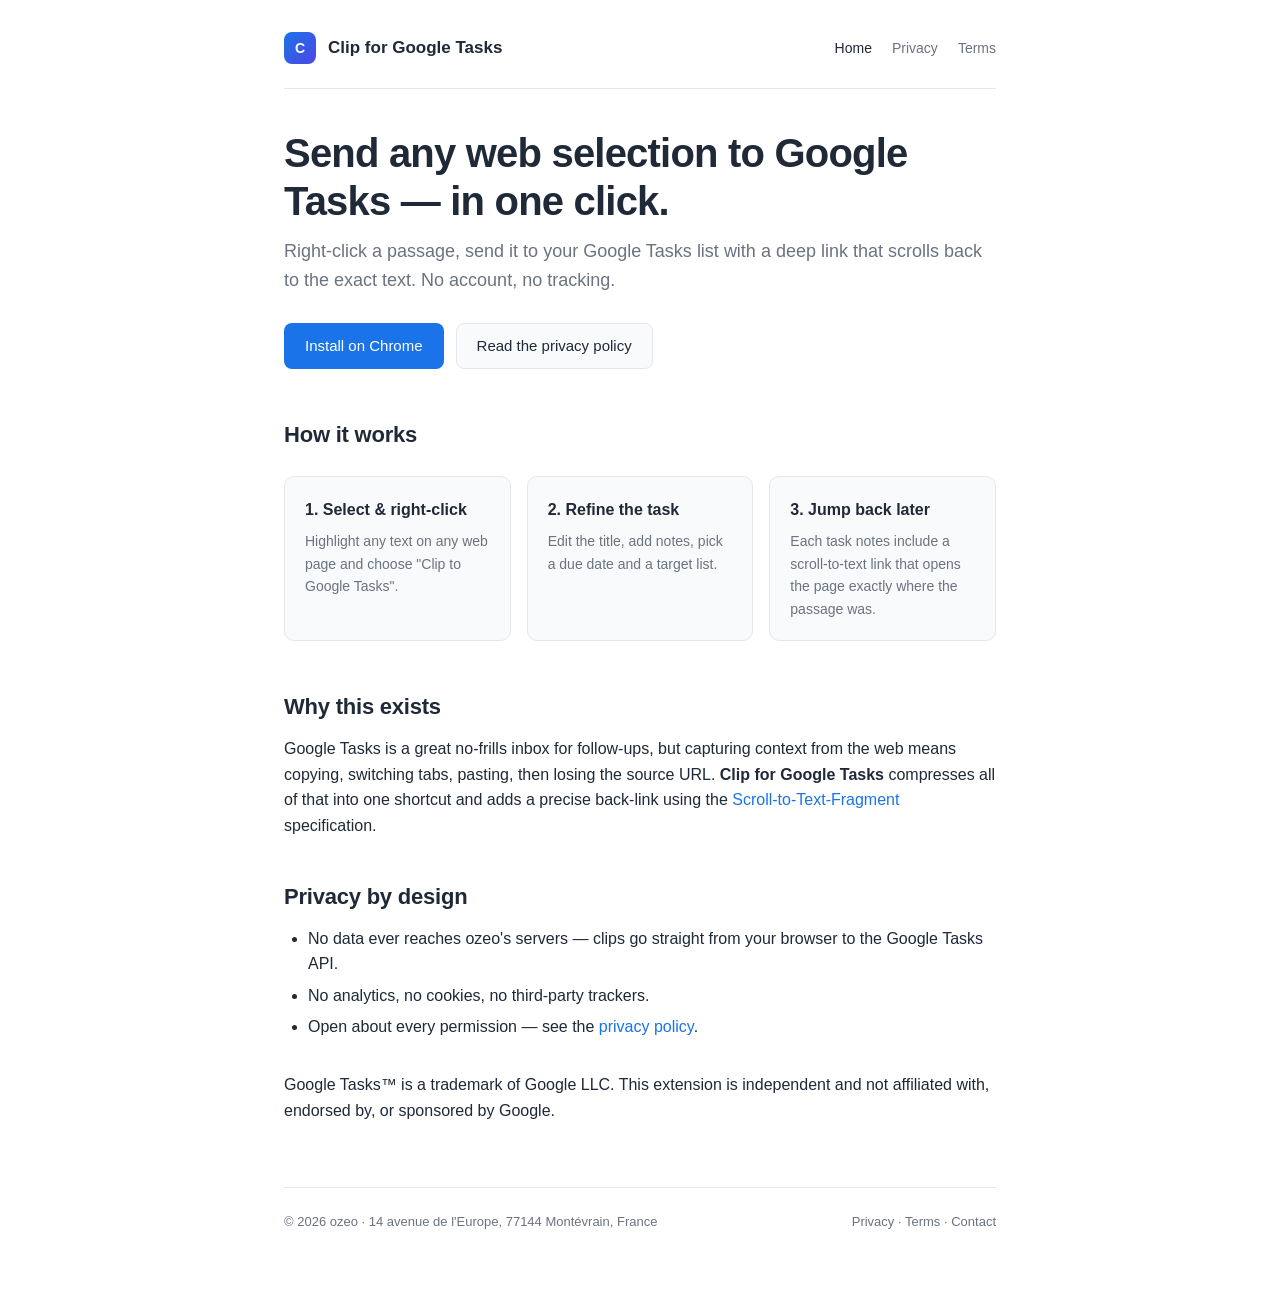
<file: index.html>
<!doctype html>
<html lang="en">
  <head>
    <meta charset="utf-8" />
    <meta name="viewport" content="width=device-width, initial-scale=1" />
    <title>Clip for Google Tasks — Chrome Extension</title>
    <meta
      name="description"
      content="Clip any selected text from a web page into Google Tasks as a task with a scroll-to-text deep link back to the original passage."
    />
    <link rel="stylesheet" href="style.css" />
  </head>
  <body>
    <div class="container">
      <header class="site-header">
        <a class="brand" href="./">
          <span class="brand-mark">C</span>
          <span>Clip for Google Tasks</span>
        </a>
        <nav class="site-nav">
          <a href="./" class="active">Home</a>
          <a href="privacy.html">Privacy</a>
          <a href="terms.html">Terms</a>
        </nav>
      </header>

      <section class="hero">
        <h1>Send any web selection to Google Tasks — in one click.</h1>
        <p class="tagline">
          Right-click a passage, send it to your Google Tasks list with a deep link that
          scrolls back to the exact text. No account, no tracking.
        </p>
        <div class="cta-row">
          <a
            class="btn btn-primary"
            href="https://chrome.google.com/webstore/detail/degphhgfejdpnopanlckhfgfppjpikmm"
            >Install on Chrome</a
          >
          <a class="btn btn-secondary" href="privacy.html">Read the privacy policy</a>
        </div>
      </section>

      <h2>How it works</h2>
      <div class="features">
        <div class="feature">
          <h3>1. Select &amp; right-click</h3>
          <p>Highlight any text on any web page and choose "Clip to Google Tasks".</p>
        </div>
        <div class="feature">
          <h3>2. Refine the task</h3>
          <p>Edit the title, add notes, pick a due date and a target list.</p>
        </div>
        <div class="feature">
          <h3>3. Jump back later</h3>
          <p>
            Each task notes include a scroll-to-text link that opens the page exactly
            where the passage was.
          </p>
        </div>
      </div>

      <h2>Why this exists</h2>
      <p>
        Google Tasks is a great no-frills inbox for follow-ups, but capturing context from
        the web means copying, switching tabs, pasting, then losing the source URL.
        <strong>Clip for Google Tasks</strong> compresses all of that into one shortcut and
        adds a precise back-link using the
        <a href="https://wicg.github.io/scroll-to-text-fragment/"
          >Scroll-to-Text-Fragment</a
        >
        specification.
      </p>

      <h2>Privacy by design</h2>
      <ul>
        <li>No data ever reaches ozeo's servers — clips go straight from your browser to the Google Tasks API.</li>
        <li>No analytics, no cookies, no third-party trackers.</li>
        <li>Open about every permission — see the <a href="privacy.html">privacy policy</a>.</li>
      </ul>

      <p style="margin-top: 32px">
        Google Tasks™ is a trademark of Google LLC. This extension is independent and not
        affiliated with, endorsed by, or sponsored by Google.
      </p>

      <footer class="site-footer">
        <div>© 2026 ozeo · 14 avenue de l'Europe, 77144 Montévrain, France</div>
        <div>
          <a href="privacy.html">Privacy</a> · <a href="terms.html">Terms</a> ·
          <a href="mailto:contact@ozeo.io">Contact</a>
        </div>
      </footer>
    </div>
  </body>
</html>
</file>
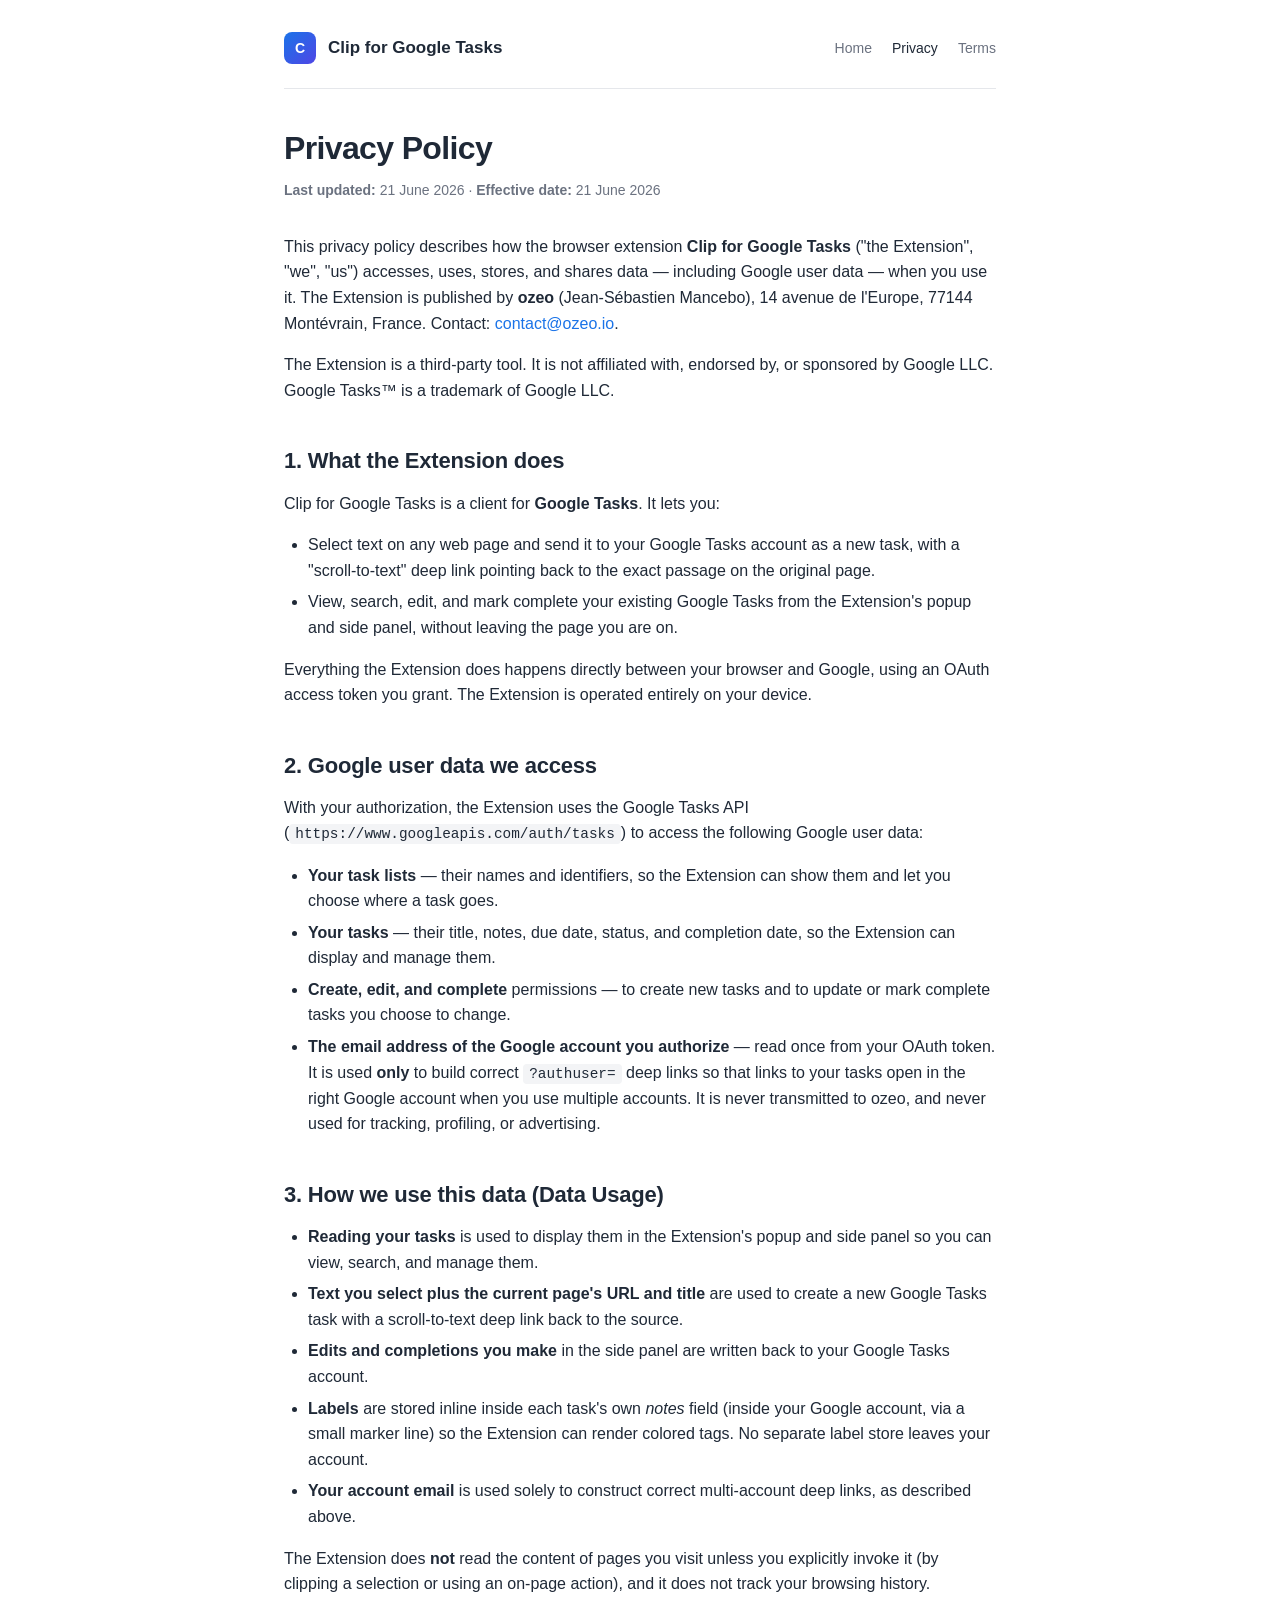
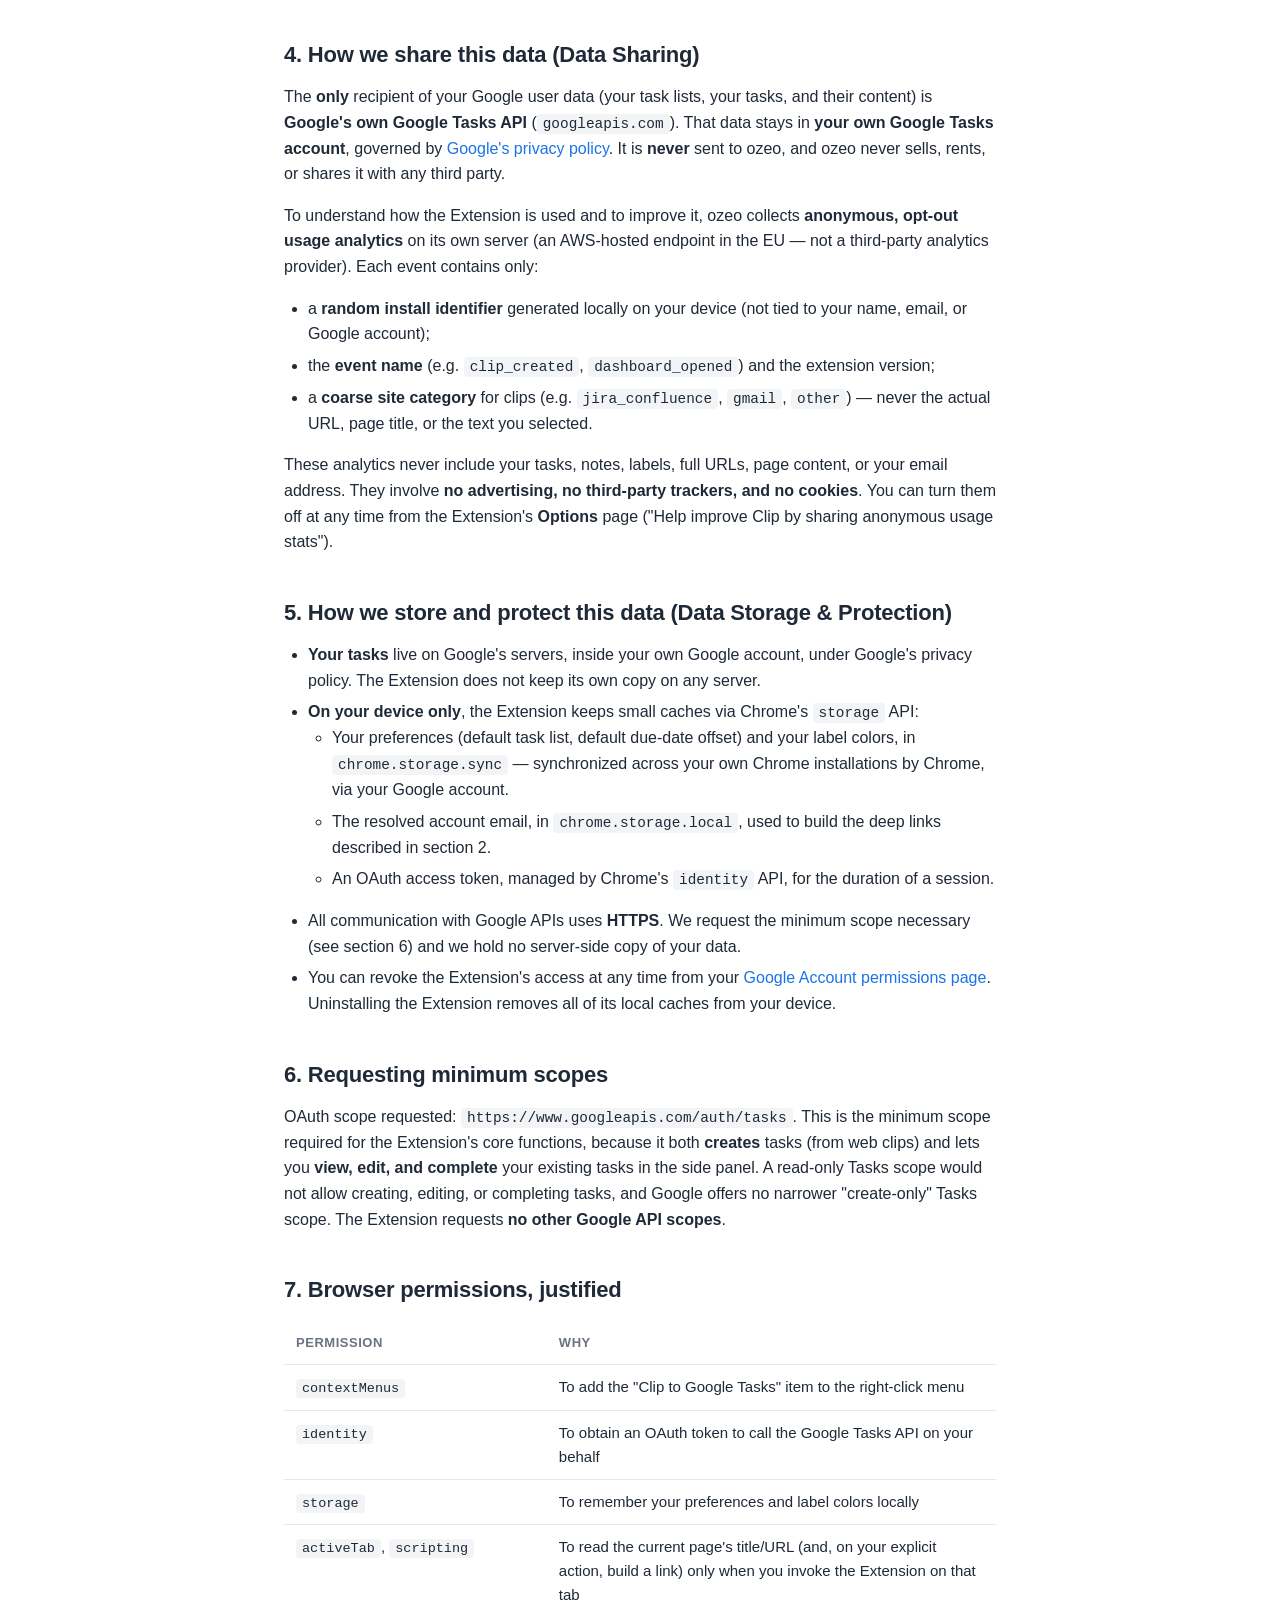
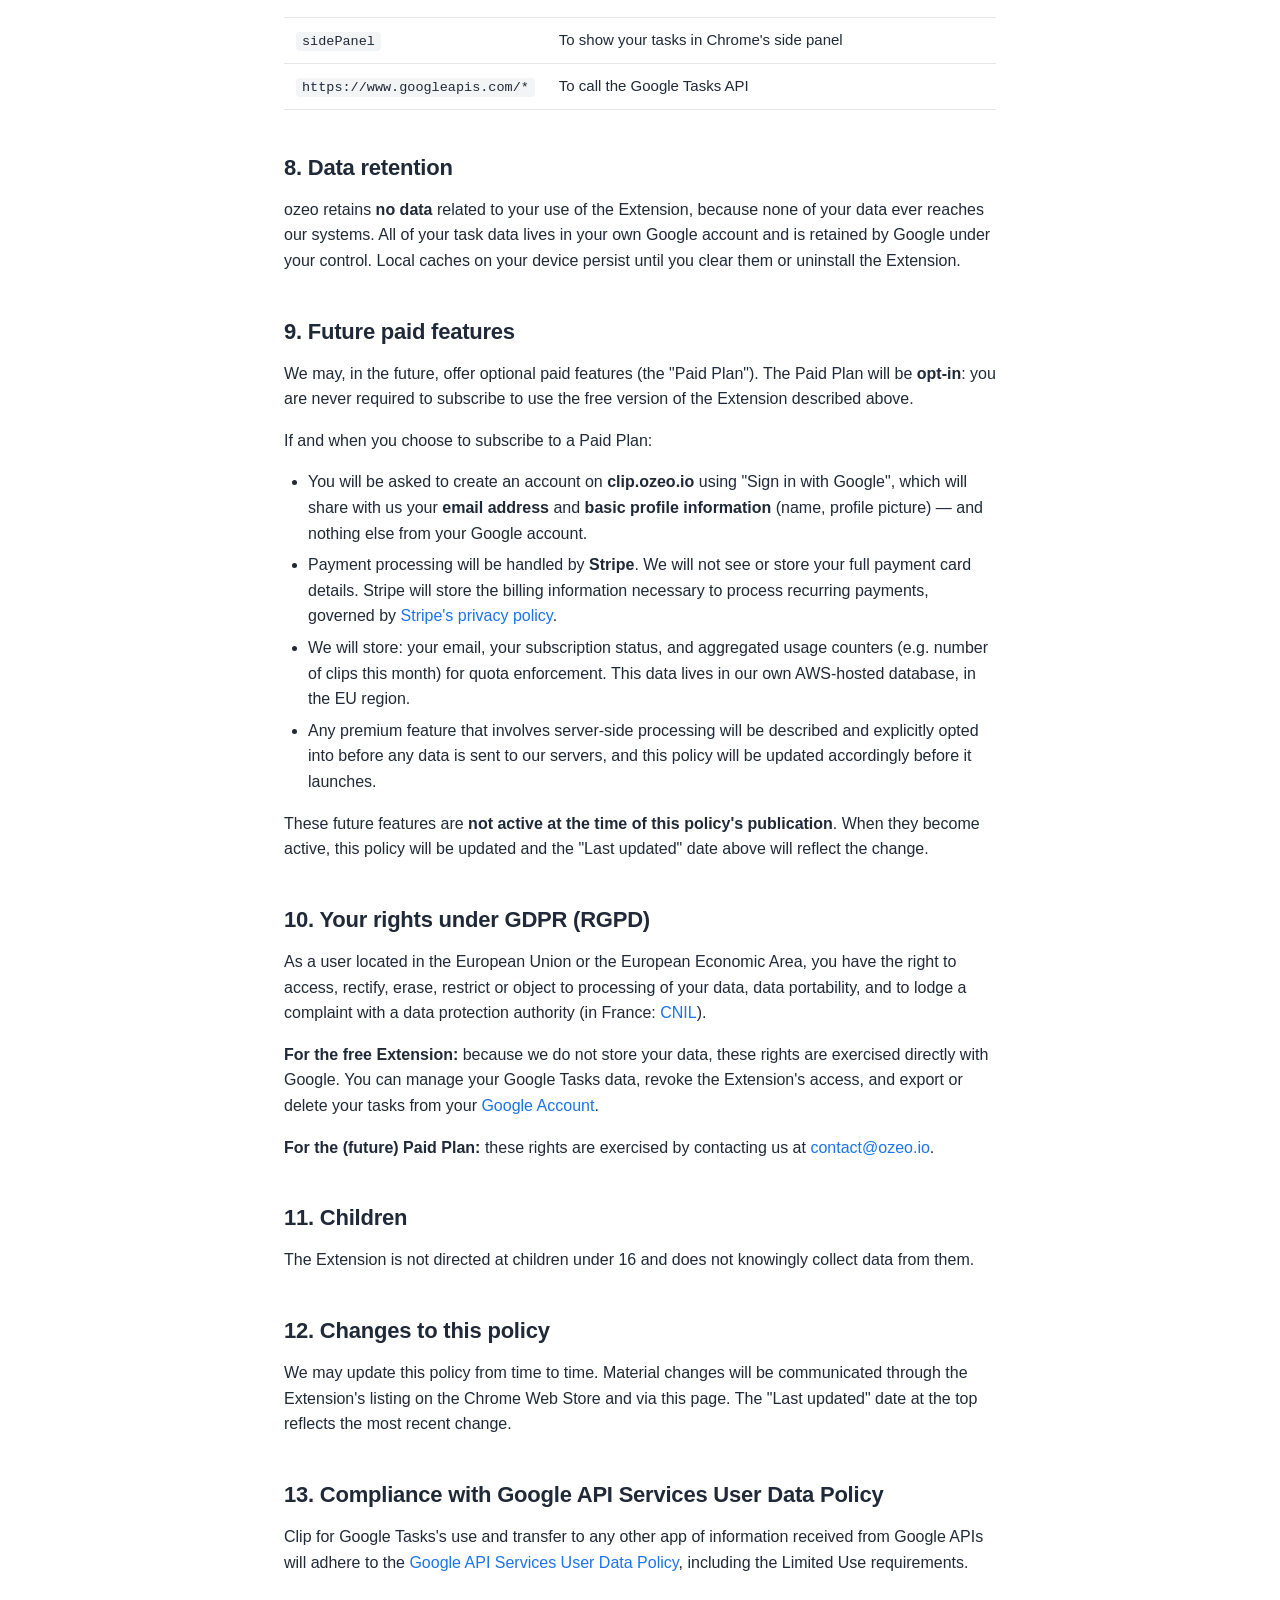
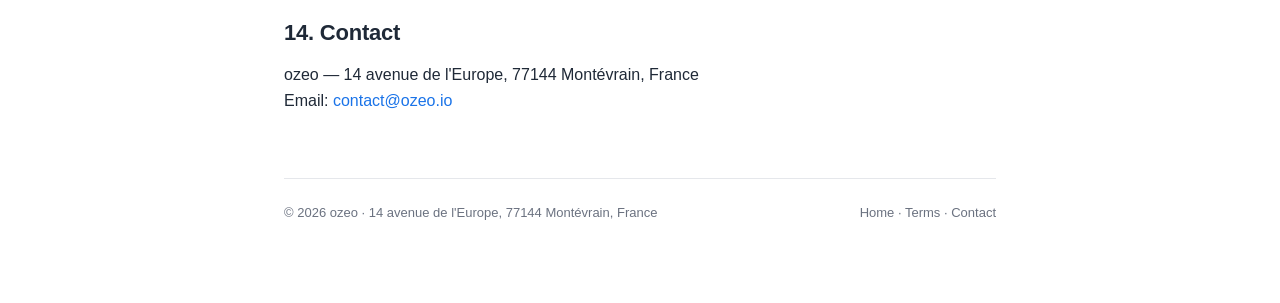
<file: privacy.html>
<!doctype html>
<html lang="en">
  <head>
    <meta charset="utf-8" />
    <meta name="viewport" content="width=device-width, initial-scale=1" />
    <title>Privacy Policy — Clip for Google Tasks</title>
    <meta
      name="description"
      content="How the Clip for Google Tasks Chrome extension accesses, uses, stores, and shares Google user data."
    />
    <link rel="stylesheet" href="style.css" />
  </head>
  <body>
    <div class="container">
      <header class="site-header">
        <a class="brand" href="./">
          <span class="brand-mark">C</span>
          <span>Clip for Google Tasks</span>
        </a>
        <nav class="site-nav">
          <a href="./">Home</a>
          <a href="privacy.html" class="active">Privacy</a>
          <a href="terms.html">Terms</a>
        </nav>
      </header>

      <h1>Privacy Policy</h1>
      <p class="meta">
        <strong>Last updated:</strong> 21 June 2026 · <strong>Effective date:</strong> 21 June 2026
      </p>

      <p>
        This privacy policy describes how the browser extension <strong>Clip for Google
        Tasks</strong> ("the Extension", "we", "us") accesses, uses, stores, and shares
        data — including Google user data — when you use it. The Extension is published by
        <strong>ozeo</strong> (Jean-Sébastien Mancebo), 14 avenue de l'Europe, 77144
        Montévrain, France. Contact:
        <a href="mailto:contact@ozeo.io">contact@ozeo.io</a>.
      </p>

      <p>
        The Extension is a third-party tool. It is not affiliated with, endorsed by, or
        sponsored by Google LLC. Google Tasks™ is a trademark of Google LLC.
      </p>

      <h2>1. What the Extension does</h2>
      <p>
        Clip for Google Tasks is a client for <strong>Google Tasks</strong>. It lets you:
      </p>
      <ul>
        <li>
          Select text on any web page and send it to your Google Tasks account as a new
          task, with a "scroll-to-text" deep link pointing back to the exact passage on
          the original page.
        </li>
        <li>
          View, search, edit, and mark complete your existing Google Tasks from the
          Extension's popup and side panel, without leaving the page you are on.
        </li>
      </ul>
      <p>
        Everything the Extension does happens directly between your browser and Google,
        using an OAuth access token you grant. The Extension is operated entirely on your
        device.
      </p>

      <h2>2. Google user data we access</h2>
      <p>
        With your authorization, the Extension uses the Google Tasks API
        (<code>https://www.googleapis.com/auth/tasks</code>) to access the following
        Google user data:
      </p>
      <ul>
        <li>
          <strong>Your task lists</strong> — their names and identifiers, so the Extension
          can show them and let you choose where a task goes.
        </li>
        <li>
          <strong>Your tasks</strong> — their title, notes, due date, status, and
          completion date, so the Extension can display and manage them.
        </li>
        <li>
          <strong>Create, edit, and complete</strong> permissions — to create new tasks
          and to update or mark complete tasks you choose to change.
        </li>
        <li>
          <strong>The email address of the Google account you authorize</strong> — read
          once from your OAuth token. It is used <strong>only</strong> to build correct
          <code>?authuser=</code> deep links so that links to your tasks open in the right
          Google account when you use multiple accounts. It is never transmitted to ozeo,
          and never used for tracking, profiling, or advertising.
        </li>
      </ul>

      <h2>3. How we use this data (Data Usage)</h2>
      <ul>
        <li>
          <strong>Reading your tasks</strong> is used to display them in the Extension's
          popup and side panel so you can view, search, and manage them.
        </li>
        <li>
          <strong>Text you select plus the current page's URL and title</strong> are used
          to create a new Google Tasks task with a scroll-to-text deep link back to the
          source.
        </li>
        <li>
          <strong>Edits and completions you make</strong> in the side panel are written
          back to your Google Tasks account.
        </li>
        <li>
          <strong>Labels</strong> are stored inline inside each task's own
          <em>notes</em> field (inside your Google account, via a small marker line) so the
          Extension can render colored tags. No separate label store leaves your account.
        </li>
        <li>
          <strong>Your account email</strong> is used solely to construct correct
          multi-account deep links, as described above.
        </li>
      </ul>
      <p>
        The Extension does <strong>not</strong> read the content of pages you visit unless
        you explicitly invoke it (by clipping a selection or using an on-page action), and
        it does not track your browsing history.
      </p>

      <h2>4. How we share this data (Data Sharing)</h2>
      <p>
        The <strong>only</strong> recipient of your Google user data (your task lists,
        your tasks, and their content) is <strong>Google's own Google Tasks API</strong>
        (<code>googleapis.com</code>). That data stays in <strong>your own Google Tasks
        account</strong>, governed by
        <a href="https://policies.google.com/privacy">Google's privacy policy</a>. It is
        <strong>never</strong> sent to ozeo, and ozeo never sells, rents, or shares it
        with any third party.
      </p>
      <p>
        To understand how the Extension is used and to improve it, ozeo collects
        <strong>anonymous, opt-out usage analytics</strong> on its own server (an
        AWS-hosted endpoint in the EU — not a third-party analytics provider). Each event
        contains only:
      </p>
      <ul>
        <li>
          a <strong>random install identifier</strong> generated locally on your device
          (not tied to your name, email, or Google account);
        </li>
        <li>
          the <strong>event name</strong> (e.g. <code>clip_created</code>,
          <code>dashboard_opened</code>) and the extension version;
        </li>
        <li>
          a <strong>coarse site category</strong> for clips (e.g.
          <code>jira_confluence</code>, <code>gmail</code>, <code>other</code>) — never the
          actual URL, page title, or the text you selected.
        </li>
      </ul>
      <p>
        These analytics never include your tasks, notes, labels, full URLs, page content,
        or your email address. They involve <strong>no advertising, no third-party
        trackers, and no cookies</strong>. You can turn them off at any time from the
        Extension's <strong>Options</strong> page ("Help improve Clip by sharing anonymous
        usage stats").
      </p>

      <h2>5. How we store and protect this data (Data Storage &amp; Protection)</h2>
      <ul>
        <li>
          <strong>Your tasks</strong> live on Google's servers, inside your own Google
          account, under Google's privacy policy. The Extension does not keep its own copy
          on any server.
        </li>
        <li>
          <strong>On your device only</strong>, the Extension keeps small caches via
          Chrome's <code>storage</code> API:
          <ul>
            <li>
              Your preferences (default task list, default due-date offset) and your label
              colors, in <code>chrome.storage.sync</code> — synchronized across your own
              Chrome installations by Chrome, via your Google account.
            </li>
            <li>
              The resolved account email, in <code>chrome.storage.local</code>, used to
              build the deep links described in section 2.
            </li>
            <li>
              An OAuth access token, managed by Chrome's <code>identity</code> API, for the
              duration of a session.
            </li>
          </ul>
        </li>
        <li>
          All communication with Google APIs uses <strong>HTTPS</strong>. We request the
          minimum scope necessary (see section 6) and we hold no server-side copy of your
          data.
        </li>
        <li>
          You can revoke the Extension's access at any time from your
          <a href="https://myaccount.google.com/permissions">Google Account permissions
          page</a>. Uninstalling the Extension removes all of its local caches from your
          device.
        </li>
      </ul>

      <h2>6. Requesting minimum scopes</h2>
      <p>
        OAuth scope requested: <code>https://www.googleapis.com/auth/tasks</code>. This is
        the minimum scope required for the Extension's core functions, because it both
        <strong>creates</strong> tasks (from web clips) and lets you <strong>view, edit,
        and complete</strong> your existing tasks in the side panel. A read-only Tasks
        scope would not allow creating, editing, or completing tasks, and Google offers no
        narrower "create-only" Tasks scope. The Extension requests <strong>no other Google
        API scopes</strong>.
      </p>

      <h2>7. Browser permissions, justified</h2>
      <table>
        <thead>
          <tr>
            <th>Permission</th>
            <th>Why</th>
          </tr>
        </thead>
        <tbody>
          <tr>
            <td><code>contextMenus</code></td>
            <td>To add the "Clip to Google Tasks" item to the right-click menu</td>
          </tr>
          <tr>
            <td><code>identity</code></td>
            <td>To obtain an OAuth token to call the Google Tasks API on your behalf</td>
          </tr>
          <tr>
            <td><code>storage</code></td>
            <td>To remember your preferences and label colors locally</td>
          </tr>
          <tr>
            <td><code>activeTab</code>, <code>scripting</code></td>
            <td>
              To read the current page's title/URL (and, on your explicit action, build a
              link) only when you invoke the Extension on that tab
            </td>
          </tr>
          <tr>
            <td><code>sidePanel</code></td>
            <td>To show your tasks in Chrome's side panel</td>
          </tr>
          <tr>
            <td><code>https://www.googleapis.com/*</code></td>
            <td>To call the Google Tasks API</td>
          </tr>
        </tbody>
      </table>

      <h2>8. Data retention</h2>
      <p>
        ozeo retains <strong>no data</strong> related to your use of the Extension, because
        none of your data ever reaches our systems. All of your task data lives in your own
        Google account and is retained by Google under your control. Local caches on your
        device persist until you clear them or uninstall the Extension.
      </p>

      <h2>9. Future paid features</h2>
      <p>
        We may, in the future, offer optional paid features (the "Paid Plan"). The Paid
        Plan will be <strong>opt-in</strong>: you are never required to subscribe to use
        the free version of the Extension described above.
      </p>
      <p>If and when you choose to subscribe to a Paid Plan:</p>
      <ul>
        <li>
          You will be asked to create an account on <strong>clip.ozeo.io</strong> using
          "Sign in with Google", which will share with us your <strong>email
          address</strong> and <strong>basic profile information</strong> (name, profile
          picture) — and nothing else from your Google account.
        </li>
        <li>
          Payment processing will be handled by <strong>Stripe</strong>. We will not see
          or store your full payment card details. Stripe will store the billing
          information necessary to process recurring payments, governed by
          <a href="https://stripe.com/privacy">Stripe's privacy policy</a>.
        </li>
        <li>
          We will store: your email, your subscription status, and aggregated usage
          counters (e.g. number of clips this month) for quota enforcement. This data
          lives in our own AWS-hosted database, in the EU region.
        </li>
        <li>
          Any premium feature that involves server-side processing will be described and
          explicitly opted into before any data is sent to our servers, and this policy
          will be updated accordingly before it launches.
        </li>
      </ul>
      <p>
        These future features are <strong>not active at the time of this policy's
        publication</strong>. When they become active, this policy will be updated and the
        "Last updated" date above will reflect the change.
      </p>

      <h2>10. Your rights under GDPR (RGPD)</h2>
      <p>
        As a user located in the European Union or the European Economic Area, you have the
        right to access, rectify, erase, restrict or object to processing of your data,
        data portability, and to lodge a complaint with a data protection authority (in
        France: <a href="https://www.cnil.fr">CNIL</a>).
      </p>
      <p>
        <strong>For the free Extension:</strong> because we do not store your data, these
        rights are exercised directly with Google. You can manage your Google Tasks data,
        revoke the Extension's access, and export or delete your tasks from your
        <a href="https://myaccount.google.com/">Google Account</a>.
      </p>
      <p>
        <strong>For the (future) Paid Plan:</strong> these rights are exercised by
        contacting us at <a href="mailto:contact@ozeo.io">contact@ozeo.io</a>.
      </p>

      <h2>11. Children</h2>
      <p>
        The Extension is not directed at children under 16 and does not knowingly collect
        data from them.
      </p>

      <h2>12. Changes to this policy</h2>
      <p>
        We may update this policy from time to time. Material changes will be communicated
        through the Extension's listing on the Chrome Web Store and via this page. The
        "Last updated" date at the top reflects the most recent change.
      </p>

      <h2>13. Compliance with Google API Services User Data Policy</h2>
      <p>
        Clip for Google Tasks's use and transfer to any other app of information received
        from Google APIs will adhere to the
        <a href="https://developers.google.com/terms/api-services-user-data-policy"
          >Google API Services User Data Policy</a
        >, including the Limited Use requirements.
      </p>

      <h2>14. Contact</h2>
      <p>
        ozeo — 14 avenue de l'Europe, 77144 Montévrain, France<br />
        Email: <a href="mailto:contact@ozeo.io">contact@ozeo.io</a>
      </p>

      <footer class="site-footer">
        <div>© 2026 ozeo · 14 avenue de l'Europe, 77144 Montévrain, France</div>
        <div>
          <a href="./">Home</a> · <a href="terms.html">Terms</a> ·
          <a href="mailto:contact@ozeo.io">Contact</a>
        </div>
      </footer>
    </div>
  </body>
</html>
</file>
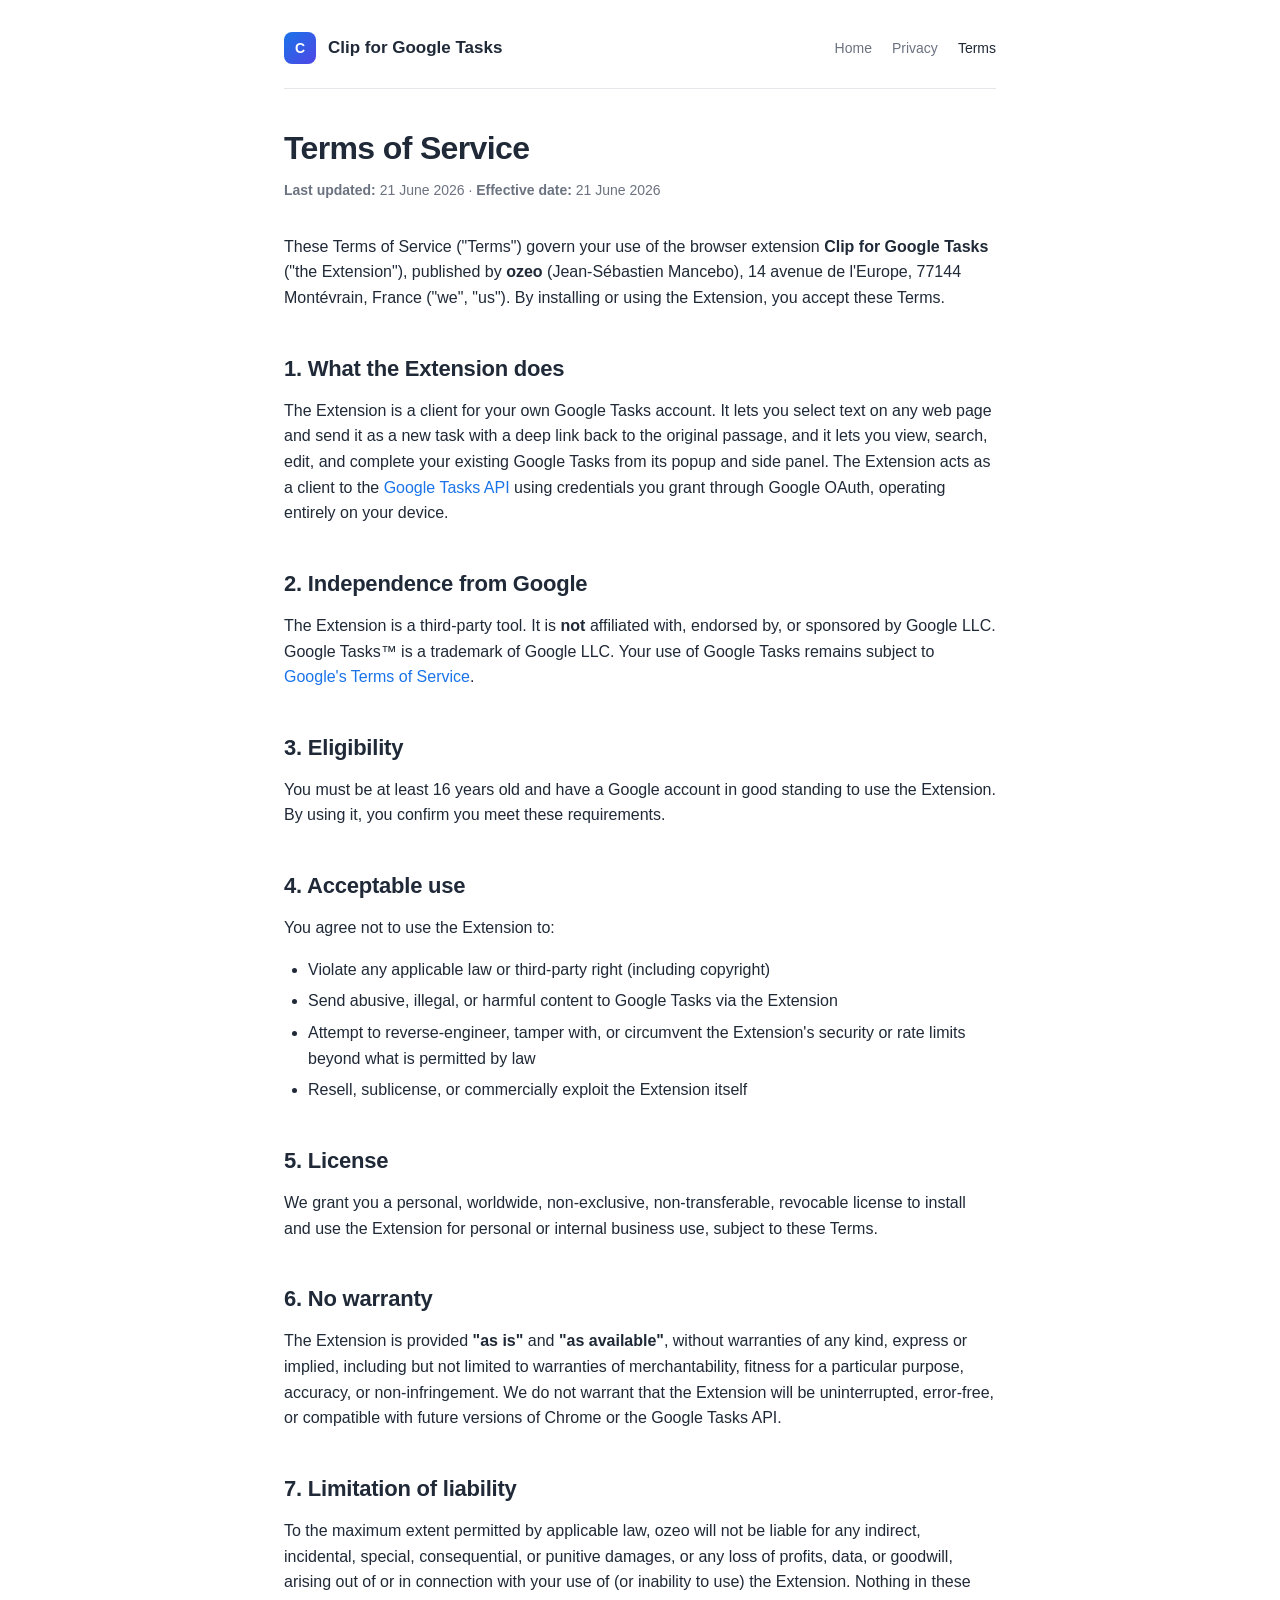
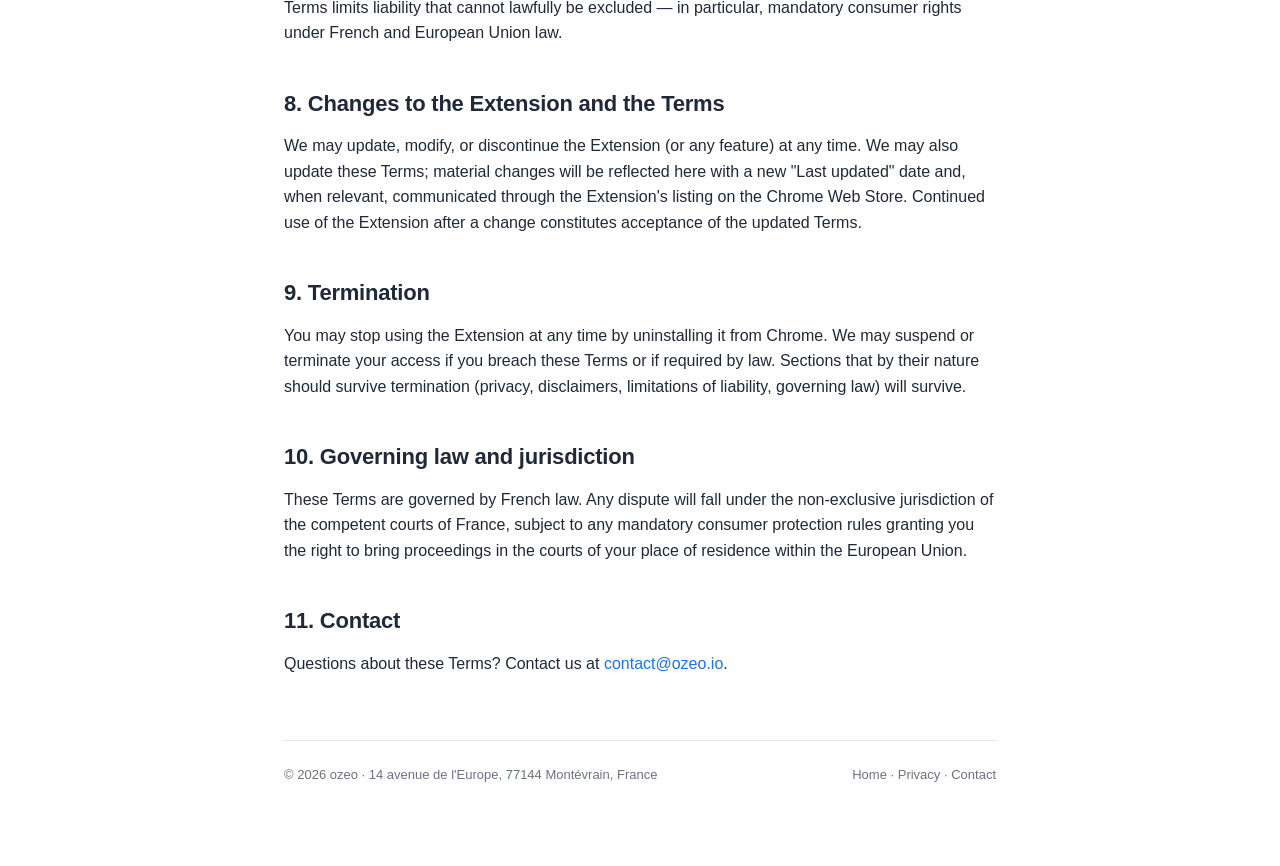
<file: terms.html>
<!doctype html>
<html lang="en">
  <head>
    <meta charset="utf-8" />
    <meta name="viewport" content="width=device-width, initial-scale=1" />
    <title>Terms of Service — Clip for Google Tasks</title>
    <meta
      name="description"
      content="Terms of service for the Clip for Google Tasks Chrome extension."
    />
    <link rel="stylesheet" href="style.css" />
  </head>
  <body>
    <div class="container">
      <header class="site-header">
        <a class="brand" href="./">
          <span class="brand-mark">C</span>
          <span>Clip for Google Tasks</span>
        </a>
        <nav class="site-nav">
          <a href="./">Home</a>
          <a href="privacy.html">Privacy</a>
          <a href="terms.html" class="active">Terms</a>
        </nav>
      </header>

      <h1>Terms of Service</h1>
      <p class="meta">
        <strong>Last updated:</strong> 21 June 2026 · <strong>Effective date:</strong> 21 June 2026
      </p>

      <p>
        These Terms of Service ("Terms") govern your use of the browser extension
        <strong>Clip for Google Tasks</strong> ("the Extension"), published by
        <strong>ozeo</strong> (Jean-Sébastien Mancebo), 14 avenue de l'Europe, 77144
        Montévrain, France ("we", "us"). By installing or using the Extension, you accept
        these Terms.
      </p>

      <h2>1. What the Extension does</h2>
      <p>
        The Extension is a client for your own Google Tasks account. It lets you select
        text on any web page and send it as a new task with a deep link back to the
        original passage, and it lets you view, search, edit, and complete your existing
        Google Tasks from its popup and side panel. The Extension acts as a client to the
        <a href="https://developers.google.com/tasks">Google Tasks API</a> using
        credentials you grant through Google OAuth, operating entirely on your device.
      </p>

      <h2>2. Independence from Google</h2>
      <p>
        The Extension is a third-party tool. It is <strong>not</strong> affiliated with,
        endorsed by, or sponsored by Google LLC. Google Tasks™ is a trademark of Google
        LLC. Your use of Google Tasks remains subject to
        <a href="https://policies.google.com/terms">Google's Terms of Service</a>.
      </p>

      <h2>3. Eligibility</h2>
      <p>
        You must be at least 16 years old and have a Google account in good standing to
        use the Extension. By using it, you confirm you meet these requirements.
      </p>

      <h2>4. Acceptable use</h2>
      <p>You agree not to use the Extension to:</p>
      <ul>
        <li>Violate any applicable law or third-party right (including copyright)</li>
        <li>
          Send abusive, illegal, or harmful content to Google Tasks via the Extension
        </li>
        <li>
          Attempt to reverse-engineer, tamper with, or circumvent the Extension's
          security or rate limits beyond what is permitted by law
        </li>
        <li>Resell, sublicense, or commercially exploit the Extension itself</li>
      </ul>

      <h2>5. License</h2>
      <p>
        We grant you a personal, worldwide, non-exclusive, non-transferable, revocable
        license to install and use the Extension for personal or internal business use,
        subject to these Terms.
      </p>

      <h2>6. No warranty</h2>
      <p>
        The Extension is provided <strong>"as is"</strong> and <strong>"as
        available"</strong>, without warranties of any kind, express or implied, including
        but not limited to warranties of merchantability, fitness for a particular
        purpose, accuracy, or non-infringement. We do not warrant that the Extension will
        be uninterrupted, error-free, or compatible with future versions of Chrome or the
        Google Tasks API.
      </p>

      <h2>7. Limitation of liability</h2>
      <p>
        To the maximum extent permitted by applicable law, ozeo will not be liable for any
        indirect, incidental, special, consequential, or punitive damages, or any loss of
        profits, data, or goodwill, arising out of or in connection with your use of (or
        inability to use) the Extension. Nothing in these Terms limits liability that
        cannot lawfully be excluded — in particular, mandatory consumer rights under
        French and European Union law.
      </p>

      <h2>8. Changes to the Extension and the Terms</h2>
      <p>
        We may update, modify, or discontinue the Extension (or any feature) at any time.
        We may also update these Terms; material changes will be reflected here with a
        new "Last updated" date and, when relevant, communicated through the Extension's
        listing on the Chrome Web Store. Continued use of the Extension after a change
        constitutes acceptance of the updated Terms.
      </p>

      <h2>9. Termination</h2>
      <p>
        You may stop using the Extension at any time by uninstalling it from Chrome. We
        may suspend or terminate your access if you breach these Terms or if required by
        law. Sections that by their nature should survive termination (privacy,
        disclaimers, limitations of liability, governing law) will survive.
      </p>

      <h2>10. Governing law and jurisdiction</h2>
      <p>
        These Terms are governed by French law. Any dispute will fall under the
        non-exclusive jurisdiction of the competent courts of France, subject to any
        mandatory consumer protection rules granting you the right to bring proceedings
        in the courts of your place of residence within the European Union.
      </p>

      <h2>11. Contact</h2>
      <p>
        Questions about these Terms? Contact us at
        <a href="mailto:contact@ozeo.io">contact@ozeo.io</a>.
      </p>

      <footer class="site-footer">
        <div>© 2026 ozeo · 14 avenue de l'Europe, 77144 Montévrain, France</div>
        <div>
          <a href="./">Home</a> · <a href="privacy.html">Privacy</a> ·
          <a href="mailto:contact@ozeo.io">Contact</a>
        </div>
      </footer>
    </div>
  </body>
</html>
</file>
<file: style.css>
:root {
  --bg: #ffffff;
  --text: #1f2937;
  --text-muted: #6b7280;
  --border: #e5e7eb;
  --accent: #1a73e8;
  --accent-hover: #1557b0;
  --card: #f9fafb;
  --code-bg: #f3f4f6;
}

@media (prefers-color-scheme: dark) {
  :root {
    --bg: #0f172a;
    --text: #f1f5f9;
    --text-muted: #94a3b8;
    --border: #1e293b;
    --accent: #60a5fa;
    --accent-hover: #93c5fd;
    --card: #1e293b;
    --code-bg: #1e293b;
  }
}

* {
  box-sizing: border-box;
}

html {
  scroll-behavior: smooth;
}

body {
  margin: 0;
  background: var(--bg);
  color: var(--text);
  font-family: -apple-system, BlinkMacSystemFont, "Segoe UI", Roboto, "Helvetica Neue", Arial, sans-serif;
  font-size: 16px;
  line-height: 1.6;
  -webkit-font-smoothing: antialiased;
}

.container {
  max-width: 760px;
  margin: 0 auto;
  padding: 32px 24px 80px;
}

header.site-header {
  border-bottom: 1px solid var(--border);
  margin-bottom: 40px;
  padding-bottom: 24px;
  display: flex;
  align-items: center;
  justify-content: space-between;
  gap: 16px;
  flex-wrap: wrap;
}

.brand {
  display: flex;
  align-items: center;
  gap: 12px;
  text-decoration: none;
  color: var(--text);
  font-weight: 600;
  font-size: 17px;
}

.brand-mark {
  width: 32px;
  height: 32px;
  border-radius: 8px;
  background: linear-gradient(135deg, var(--accent), #4f46e5);
  display: inline-flex;
  align-items: center;
  justify-content: center;
  color: white;
  font-weight: 700;
  font-size: 14px;
}

nav.site-nav {
  display: flex;
  gap: 20px;
  font-size: 14px;
}

nav.site-nav a {
  color: var(--text-muted);
  text-decoration: none;
  transition: color 0.15s;
}

nav.site-nav a:hover,
nav.site-nav a.active {
  color: var(--text);
}

h1 {
  font-size: 32px;
  font-weight: 700;
  line-height: 1.2;
  margin: 0 0 12px;
  letter-spacing: -0.02em;
}

.hero h1 {
  font-size: 40px;
}

.hero p.tagline {
  font-size: 18px;
  color: var(--text-muted);
  margin: 0 0 28px;
}

.cta-row {
  display: flex;
  gap: 12px;
  flex-wrap: wrap;
  margin-bottom: 48px;
}

.btn {
  display: inline-block;
  padding: 10px 20px;
  border-radius: 8px;
  font-size: 15px;
  font-weight: 500;
  text-decoration: none;
  transition: all 0.15s;
  border: 1px solid transparent;
}

.btn-primary {
  background: var(--accent);
  color: white;
}

.btn-primary:hover {
  background: var(--accent-hover);
}

.btn-secondary {
  background: var(--card);
  color: var(--text);
  border-color: var(--border);
}

.btn-secondary:hover {
  border-color: var(--accent);
  color: var(--accent);
}

h2 {
  font-size: 22px;
  font-weight: 600;
  margin: 40px 0 12px;
  letter-spacing: -0.01em;
}

h3 {
  font-size: 17px;
  font-weight: 600;
  margin: 24px 0 8px;
}

p {
  margin: 0 0 16px;
}

a {
  color: var(--accent);
  text-decoration: none;
}

a:hover {
  text-decoration: underline;
}

ul {
  padding-left: 24px;
  margin: 0 0 16px;
}

li {
  margin-bottom: 6px;
}

code {
  background: var(--code-bg);
  padding: 2px 6px;
  border-radius: 4px;
  font-size: 0.9em;
  font-family: "SF Mono", Monaco, Menlo, Consolas, "Liberation Mono", monospace;
}

table {
  border-collapse: collapse;
  width: 100%;
  margin: 16px 0 24px;
  font-size: 15px;
}

th,
td {
  text-align: left;
  padding: 10px 12px;
  border-bottom: 1px solid var(--border);
  vertical-align: top;
}

th {
  font-weight: 600;
  color: var(--text-muted);
  font-size: 13px;
  text-transform: uppercase;
  letter-spacing: 0.04em;
}

.features {
  display: grid;
  grid-template-columns: repeat(auto-fit, minmax(220px, 1fr));
  gap: 16px;
  margin: 24px 0 48px;
}

.feature {
  background: var(--card);
  border: 1px solid var(--border);
  border-radius: 10px;
  padding: 20px;
}

.feature h3 {
  margin-top: 0;
  font-size: 16px;
}

.feature p {
  font-size: 14px;
  color: var(--text-muted);
  margin: 0;
}

.meta {
  color: var(--text-muted);
  font-size: 14px;
  margin: 0 0 32px;
}

footer.site-footer {
  border-top: 1px solid var(--border);
  margin-top: 64px;
  padding-top: 24px;
  font-size: 13px;
  color: var(--text-muted);
  display: flex;
  justify-content: space-between;
  gap: 16px;
  flex-wrap: wrap;
}

footer.site-footer a {
  color: var(--text-muted);
}

footer.site-footer a:hover {
  color: var(--text);
}

@media (max-width: 600px) {
  .container {
    padding: 24px 16px 60px;
  }
  h1 {
    font-size: 26px;
  }
  .hero h1 {
    font-size: 30px;
  }
  .hero p.tagline {
    font-size: 16px;
  }
}
</file>
